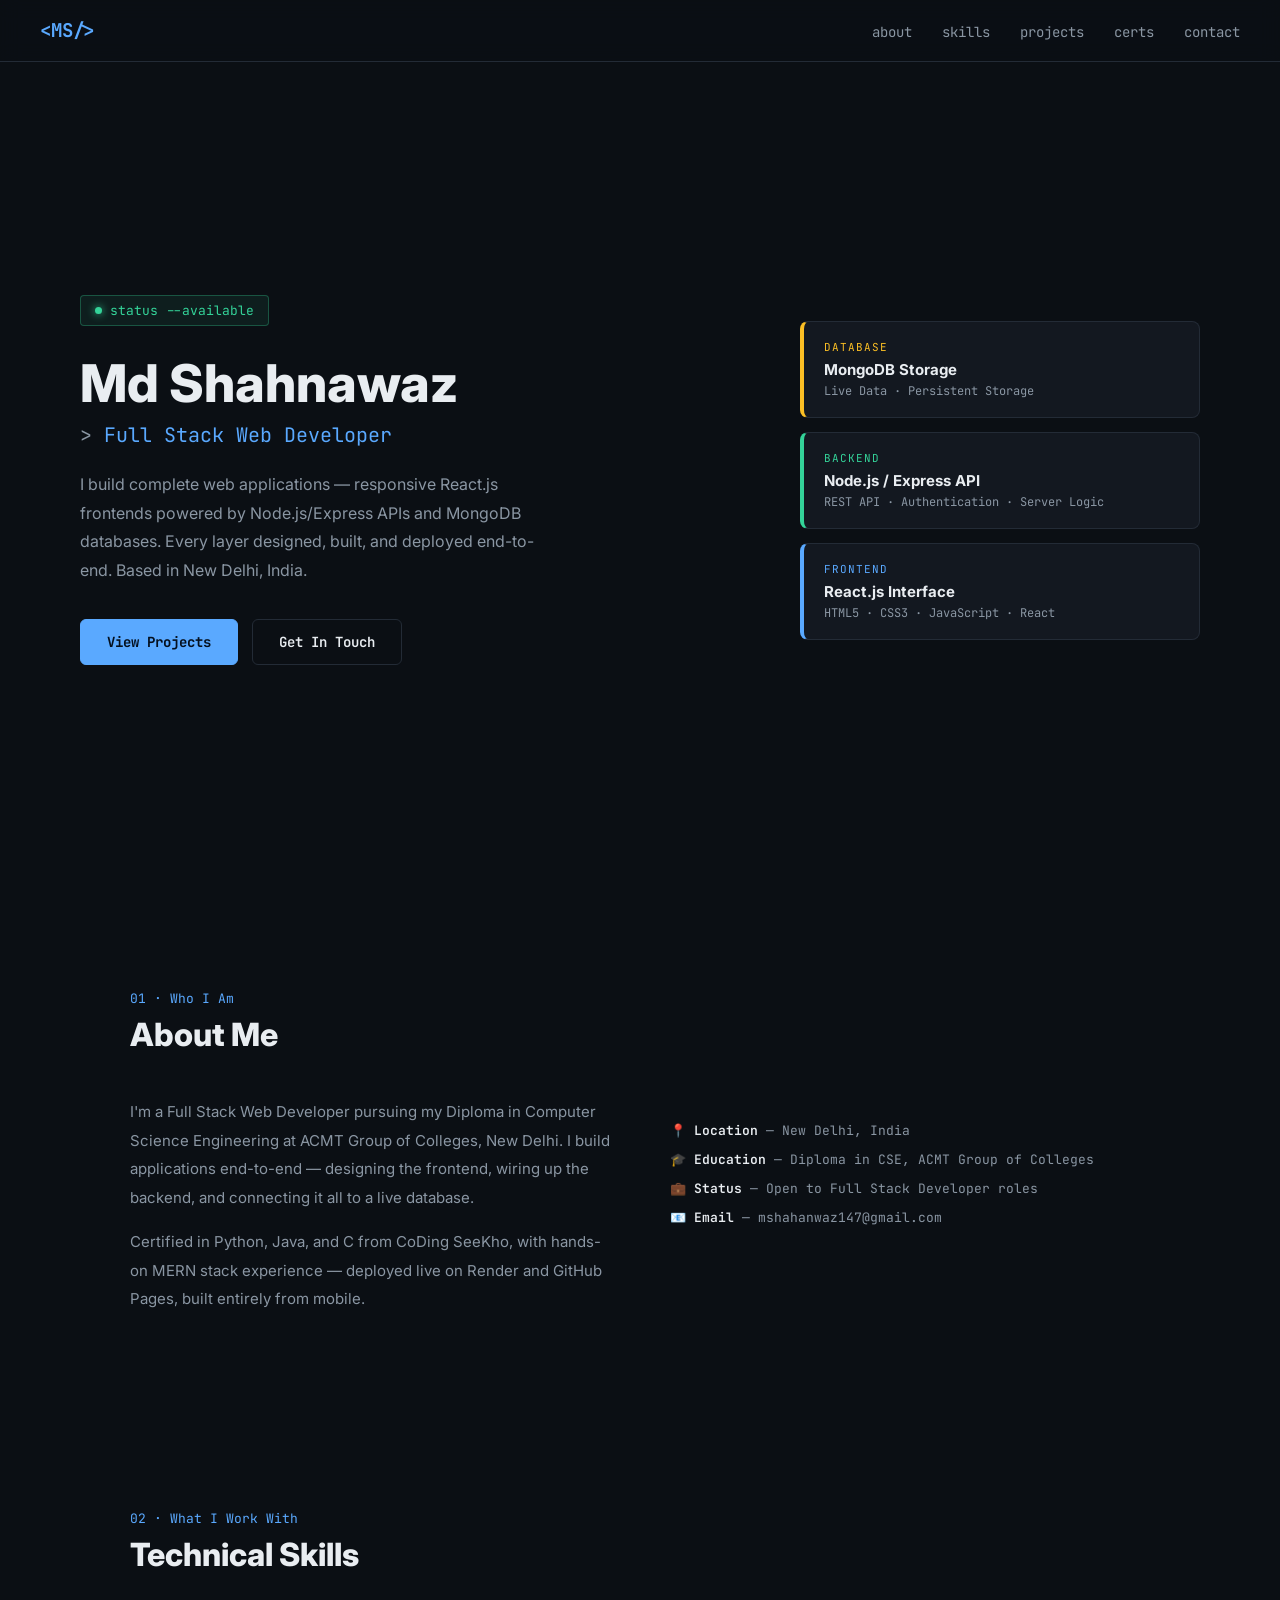
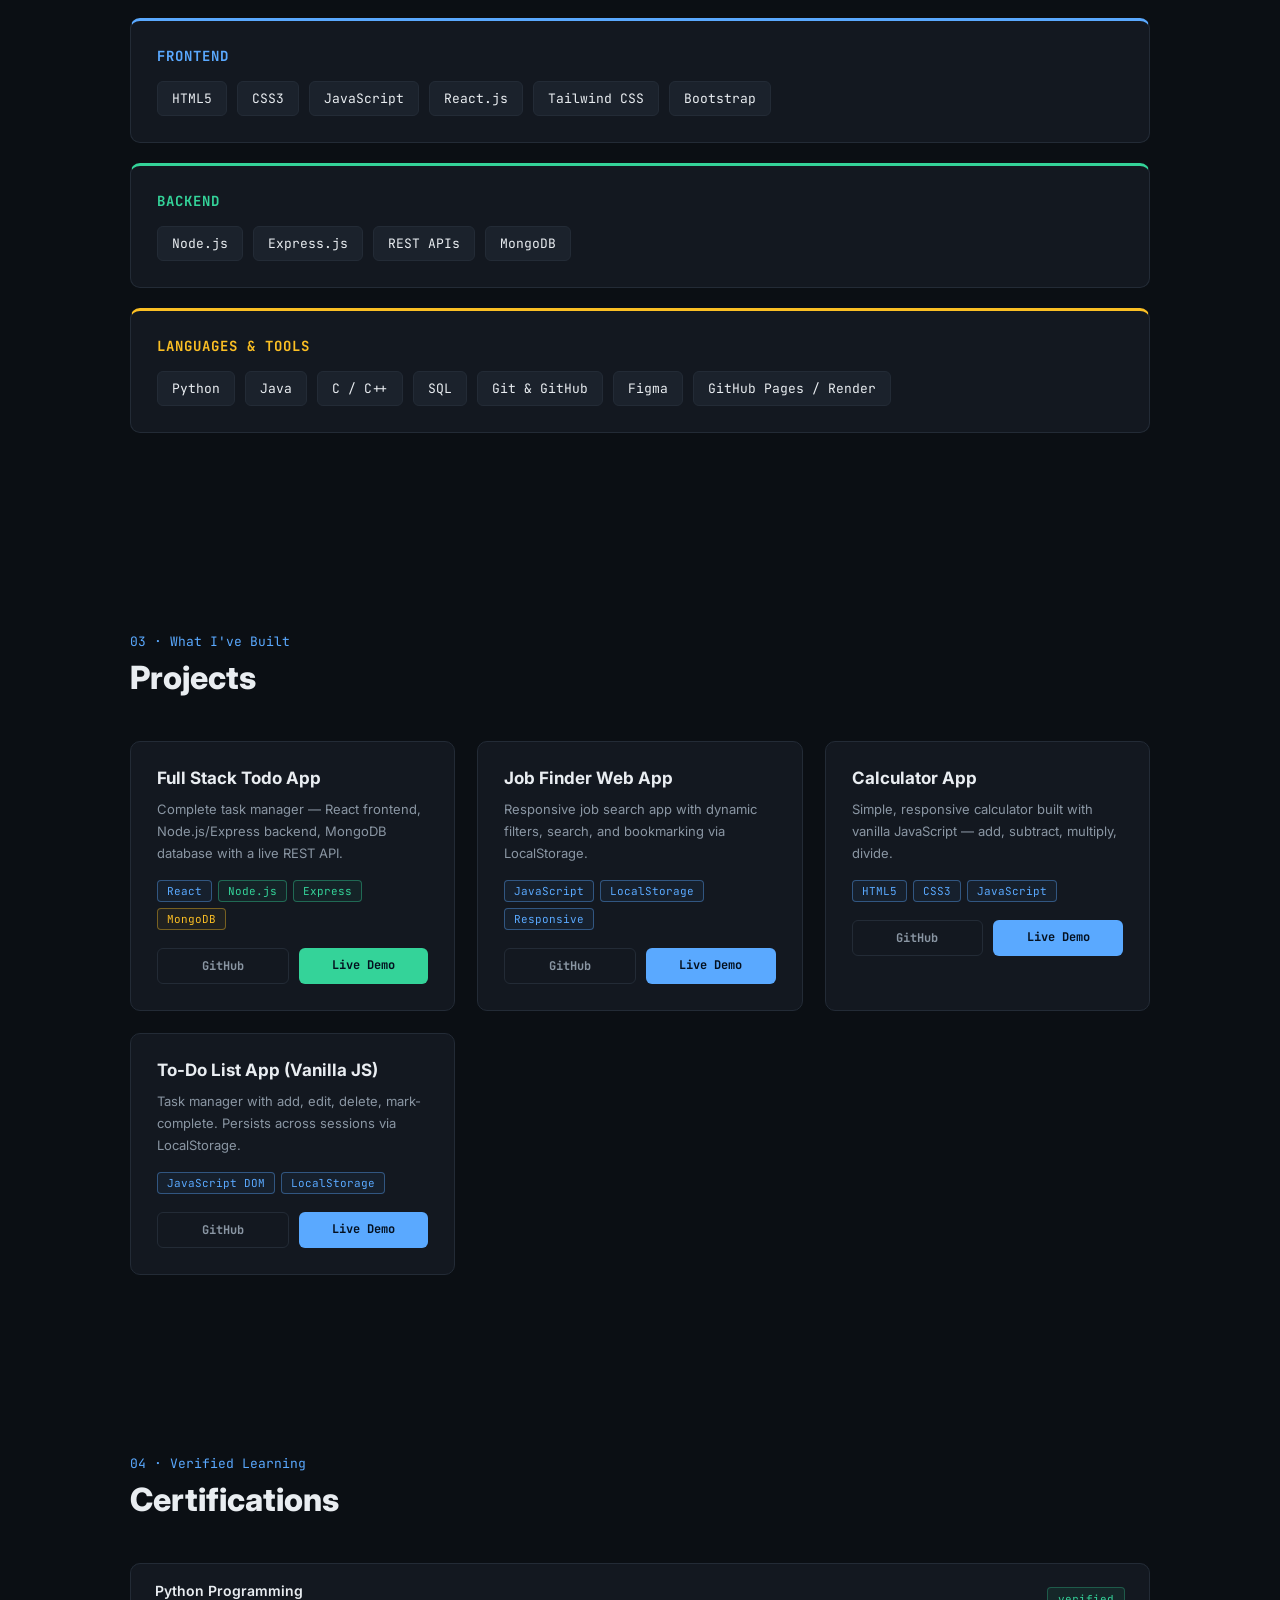
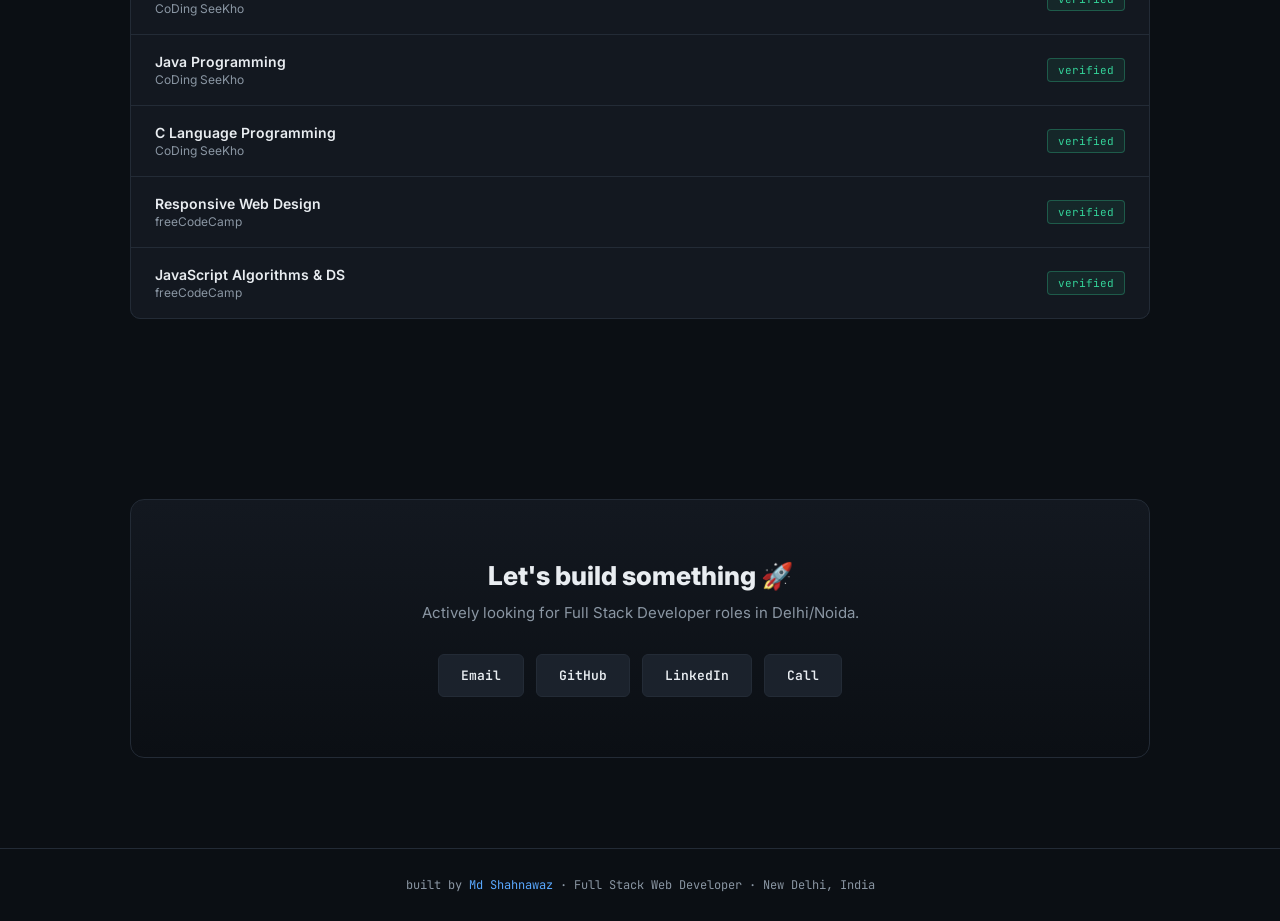
<file: index.html>
<!DOCTYPE html>
<html lang="en">
<head>
<meta charset="UTF-8" />
<meta name="viewport" content="width=device-width, initial-scale=1.0"/>
<title>Md Shahnawaz | Full Stack Developer</title>
<link rel="preconnect" href="https://fonts.googleapis.com">
<link href="https://fonts.googleapis.com/css2?family=JetBrains+Mono:wght@400;500;700;800&family=Inter:wght@400;500;600;700;800&display=swap" rel="stylesheet">
<style>
  * { margin:0; padding:0; box-sizing:border-box; scroll-behavior:smooth; }
  :root {
    --bg:#0B0F14; --surface:#131820; --surface2:#1B222C; --border:#232B36;
    --text:#E9EDF1; --muted:#8A96A3;
    --frontend:#5AA9FF; --backend:#34D399; --database:#FBBF24;
  }
  body { font-family:'Inter',sans-serif; background:var(--bg); color:var(--text); }
  .mono { font-family:'JetBrains Mono',monospace; }

  /* NAV */
  nav { position:fixed; top:0; width:100%; background:rgba(11,15,20,0.85); backdrop-filter:blur(10px);
    border-bottom:1px solid var(--border); z-index:999; display:flex; justify-content:space-between;
    align-items:center; padding:18px 40px; }
  .logo { font-family:'JetBrains Mono',monospace; font-size:19px; font-weight:700; color:var(--frontend); }
  .logo span { color:var(--muted); }
  .nav-links { display:flex; gap:30px; list-style:none; }
  .nav-links a { text-decoration:none; color:var(--muted); font-size:14px; font-family:'JetBrains Mono',monospace;
    transition:color 0.2s; }
  .nav-links a:hover, .nav-links a.active { color:var(--text); }
  .hamburger { display:none; flex-direction:column; gap:5px; cursor:pointer; }
  .hamburger span { width:24px; height:2px; background:var(--text); }

  /* HERO */
  .hero { min-height:100vh; display:flex; align-items:center; padding:120px 40px 60px; max-width:1200px; margin:0 auto; gap:60px; }
  .hero-left { flex:1; min-width:300px; }
  .hero-tag { display:inline-flex; align-items:center; gap:8px; font-family:'JetBrains Mono',monospace;
    font-size:13px; color:var(--backend); background:rgba(52,211,153,0.08); border:1px solid rgba(52,211,153,0.3);
    padding:6px 14px; border-radius:4px; margin-bottom:28px; }
  .hero-tag::before { content:''; width:7px; height:7px; border-radius:50%; background:var(--backend);
    box-shadow:0 0 8px var(--backend); animation:pulse 1.6s infinite; }
  @keyframes pulse { 0%,100%{opacity:1;} 50%{opacity:0.3;} }
  .hero h1 { font-size:52px; font-weight:800; line-height:1.15; margin-bottom:8px; }
  .hero-role { font-family:'JetBrains Mono',monospace; font-size:20px; color:var(--frontend); margin-bottom:22px; }
  .hero-role::before { content:'> '; color:var(--muted); }
  .hero-desc { font-size:16px; color:var(--muted); line-height:1.8; margin-bottom:34px; max-width:480px; }
  .hero-btns { display:flex; gap:14px; flex-wrap:wrap; }
  .btn-primary { background:var(--frontend); color:#04101f; padding:13px 26px; border-radius:6px;
    text-decoration:none; font-weight:700; font-size:14px; font-family:'JetBrains Mono',monospace;
    transition:all 0.2s; border:1px solid var(--frontend); }
  .btn-primary:hover { background:transparent; color:var(--frontend); }
  .btn-outline { background:transparent; color:var(--text); padding:13px 26px; border-radius:6px;
    text-decoration:none; font-weight:600; font-size:14px; font-family:'JetBrains Mono',monospace;
    border:1px solid var(--border); transition:all 0.2s; }
  .btn-outline:hover { border-color:var(--text); }

  /* STACK VISUAL (signature element) */
  .hero-right { flex:1; min-width:280px; max-width:400px; }
  .stack-wrap { display:flex; flex-direction:column-reverse; gap:14px; }
  .stack-layer { background:var(--surface); border:1px solid var(--border); border-left:4px solid var(--layer-c);
    border-radius:8px; padding:18px 20px; opacity:0; transform:translateY(20px); animation:rise 0.6s forwards; }
  .stack-layer:nth-child(1){ animation-delay:0.1s; }
  .stack-layer:nth-child(2){ animation-delay:0.35s; }
  .stack-layer:nth-child(3){ animation-delay:0.6s; }
  @keyframes rise { to{ opacity:1; transform:translateY(0); } }
  .layer-db { --layer-c:var(--database); }
  .layer-be { --layer-c:var(--backend); }
  .layer-fe { --layer-c:var(--frontend); }
  .layer-label { font-family:'JetBrains Mono',monospace; font-size:11px; letter-spacing:1px; color:var(--layer-c);
    text-transform:uppercase; margin-bottom:6px; }
  .layer-title { font-size:15px; font-weight:700; margin-bottom:4px; }
  .layer-stack { font-size:12px; color:var(--muted); }

  /* SECTIONS */
  section { padding:90px 40px; max-width:1100px; margin:0 auto; }
  .section-eyebrow { font-family:'JetBrains Mono',monospace; font-size:13px; color:var(--frontend); margin-bottom:8px; }
  .section-title { font-size:32px; font-weight:800; margin-bottom:44px; }

  /* ABOUT */
  .about-grid { display:grid; grid-template-columns:1fr 1fr; gap:60px; align-items:start; }
  .about-text p { color:var(--muted); font-size:15px; line-height:1.9; margin-bottom:16px; }
  .about-info { display:flex; flex-direction:column; gap:12px; margin-top:24px; font-family:'JetBrains Mono',monospace; font-size:13px; }
  .about-info span b { color:var(--text); font-weight:600; }
  .about-info span { color:var(--muted); }

  /* SKILLS grouped by layer */
  .skill-group { background:var(--surface); border:1px solid var(--border); border-top:3px solid var(--gc);
    border-radius:10px; padding:26px; margin-bottom:20px; }
  .skill-group.fe { --gc:var(--frontend); }
  .skill-group.be { --gc:var(--backend); }
  .skill-group.db { --gc:var(--database); }
  .skill-group h3 { font-family:'JetBrains Mono',monospace; font-size:14px; color:var(--gc); margin-bottom:16px; text-transform:uppercase; letter-spacing:1px; }
  .skill-tags { display:flex; flex-wrap:wrap; gap:10px; }
  .skill-pill { background:var(--surface2); border:1px solid var(--border); padding:8px 14px; border-radius:6px;
    font-size:13px; font-family:'JetBrains Mono',monospace; }

  /* PROJECTS */
  .projects-grid { display:grid; grid-template-columns:repeat(auto-fit,minmax(280px,1fr)); gap:22px; }
  .project-card { background:var(--surface); border:1px solid var(--border); border-radius:10px; padding:26px;
    transition:transform 0.2s, border-color 0.2s; }
  .project-card:hover { transform:translateY(-4px); border-color:var(--pc); }
  .project-card h3 { font-size:17px; font-weight:700; margin-bottom:10px; }
  .project-card p { font-size:13px; color:var(--muted); line-height:1.7; margin-bottom:16px; }
  .project-tags { display:flex; flex-wrap:wrap; gap:6px; margin-bottom:18px; }
  .tag { font-size:11px; font-family:'JetBrains Mono',monospace; padding:3px 9px; border-radius:4px; border:1px solid; }
  .tag-fe { color:var(--frontend); border-color:rgba(90,169,255,0.4); background:rgba(90,169,255,0.06); }
  .tag-be { color:var(--backend); border-color:rgba(52,211,153,0.4); background:rgba(52,211,153,0.06); }
  .tag-db { color:var(--database); border-color:rgba(251,191,36,0.4); background:rgba(251,191,36,0.06); }
  .project-links { display:flex; gap:10px; }
  .proj-btn { flex:1; text-align:center; padding:9px; border-radius:6px; font-size:12px; font-weight:700;
    font-family:'JetBrains Mono',monospace; text-decoration:none; transition:all 0.2s; }
  .proj-btn-primary { background:var(--pc); color:#04101f; }
  .proj-btn-outline { border:1px solid var(--border); color:var(--muted); }
  .proj-btn-outline:hover { border-color:var(--text); color:var(--text); }

  /* CERTIFICATIONS */
  .cert-list { display:flex; flex-direction:column; gap:1px; background:var(--border); border-radius:10px; overflow:hidden; border:1px solid var(--border); }
  .cert-row { background:var(--surface); padding:18px 24px; display:flex; justify-content:space-between; align-items:center; }
  .cert-row h4 { font-size:14px; font-weight:600; }
  .cert-row p { font-size:12px; color:var(--muted); margin-top:2px; }
  .cert-badge { font-family:'JetBrains Mono',monospace; font-size:11px; color:var(--backend);
    background:rgba(52,211,153,0.08); border:1px solid rgba(52,211,153,0.3); padding:4px 10px; border-radius:4px; }

  /* CONTACT */
  .contact-box { border:1px solid var(--border); border-radius:14px; padding:60px 40px; text-align:center;
    background:linear-gradient(180deg, var(--surface), var(--bg)); }
  .contact-box h3 { font-size:26px; font-weight:800; margin-bottom:12px; }
  .contact-box p { color:var(--muted); font-size:15px; margin-bottom:32px; }
  .contact-links { display:flex; flex-wrap:wrap; gap:12px; justify-content:center; }
  .contact-link { background:var(--surface2); color:var(--text); padding:12px 22px; border-radius:6px;
    text-decoration:none; font-weight:600; font-size:13px; font-family:'JetBrains Mono',monospace;
    border:1px solid var(--border); transition:all 0.2s; }
  .contact-link:hover { border-color:var(--frontend); color:var(--frontend); }

  footer { text-align:center; padding:28px; border-top:1px solid var(--border); color:var(--muted);
    font-size:12px; font-family:'JetBrains Mono',monospace; }
  footer span { color:var(--frontend); }

  .fade-in { opacity:0; transform:translateY(24px); transition:opacity 0.6s ease, transform 0.6s ease; }
  .fade-in.visible { opacity:1; transform:translateY(0); }

  @media (max-width:768px) {
    nav { padding:16px 20px; }
    .nav-links { display:none; flex-direction:column; position:absolute; top:60px; left:0; width:100%;
      background:var(--surface); padding:20px; border-bottom:1px solid var(--border); }
    .nav-links.open { display:flex; }
    .hamburger { display:flex; }
    .hero { flex-direction:column; padding:110px 20px 60px; }
    .hero h1 { font-size:36px; }
    section { padding:60px 20px; }
    .about-grid { grid-template-columns:1fr; gap:30px; }
    .contact-box { padding:40px 20px; }
  }
</style>
</head>
<body>

<nav>
  <div class="logo">&lt;MS<span>/</span>&gt;</div>
  <ul class="nav-links" id="navLinks">
    <li><a href="#about">about</a></li>
    <li><a href="#skills">skills</a></li>
    <li><a href="#projects">projects</a></li>
    <li><a href="#certifications">certs</a></li>
    <li><a href="#contact">contact</a></li>
  </ul>
  <div class="hamburger" onclick="toggleNav()"><span></span><span></span><span></span></div>
</nav>

<section class="hero">
  <div class="hero-left">
    <div class="hero-tag mono">status --available</div>
    <h1>Md Shahnawaz</h1>
    <div class="hero-role mono">Full Stack Web Developer</div>
    <p class="hero-desc">I build complete web applications — responsive React.js frontends powered by Node.js/Express APIs and MongoDB databases. Every layer designed, built, and deployed end-to-end. Based in New Delhi, India.</p>
    <div class="hero-btns">
      <a href="#projects" class="btn-primary">View Projects</a>
      <a href="#contact" class="btn-outline">Get In Touch</a>
    </div>
  </div>
  <div class="hero-right">
    <div class="stack-wrap">
      <div class="stack-layer layer-fe">
        <div class="layer-label mono">Frontend</div>
        <div class="layer-title">React.js Interface</div>
        <div class="layer-stack mono">HTML5 · CSS3 · JavaScript · React</div>
      </div>
      <div class="stack-layer layer-be">
        <div class="layer-label mono">Backend</div>
        <div class="layer-title">Node.js / Express API</div>
        <div class="layer-stack mono">REST API · Authentication · Server Logic</div>
      </div>
      <div class="stack-layer layer-db">
        <div class="layer-label mono">Database</div>
        <div class="layer-title">MongoDB Storage</div>
        <div class="layer-stack mono">Live Data · Persistent Storage</div>
      </div>
    </div>
  </div>
</section>

<section id="about">
  <div class="section-eyebrow mono">01 · Who I Am</div>
  <h2 class="section-title fade-in">About Me</h2>
  <div class="about-grid fade-in">
    <div class="about-text">
      <p>I'm a Full Stack Web Developer pursuing my Diploma in Computer Science Engineering at ACMT Group of Colleges, New Delhi. I build applications end-to-end — designing the frontend, wiring up the backend, and connecting it all to a live database.</p>
      <p>Certified in Python, Java, and C from CoDing SeeKho, with hands-on MERN stack experience — deployed live on Render and GitHub Pages, built entirely from mobile.</p>
    </div>
    <div class="about-info">
      <span>📍 <b>Location</b> — New Delhi, India</span>
      <span>🎓 <b>Education</b> — Diploma in CSE, ACMT Group of Colleges</span>
      <span>💼 <b>Status</b> — Open to Full Stack Developer roles</span>
      <span>📧 <b>Email</b> — mshahanwaz147@gmail.com</span>
    </div>
  </div>
</section>

<section class="skills" id="skills">
  <div class="section-eyebrow mono">02 · What I Work With</div>
  <h2 class="section-title fade-in">Technical Skills</h2>

  <div class="skill-group fe fade-in">
    <h3>Frontend</h3>
    <div class="skill-tags">
      <span class="skill-pill">HTML5</span><span class="skill-pill">CSS3</span>
      <span class="skill-pill">JavaScript</span><span class="skill-pill">React.js</span>
      <span class="skill-pill">Tailwind CSS</span><span class="skill-pill">Bootstrap</span>
    </div>
  </div>

  <div class="skill-group be fade-in">
    <h3>Backend</h3>
    <div class="skill-tags">
      <span class="skill-pill">Node.js</span><span class="skill-pill">Express.js</span>
      <span class="skill-pill">REST APIs</span><span class="skill-pill">MongoDB</span>
    </div>
  </div>

  <div class="skill-group db fade-in">
    <h3>Languages & Tools</h3>
    <div class="skill-tags">
      <span class="skill-pill">Python</span><span class="skill-pill">Java</span>
      <span class="skill-pill">C / C++</span><span class="skill-pill">SQL</span>
      <span class="skill-pill">Git & GitHub</span><span class="skill-pill">Figma</span>
      <span class="skill-pill">GitHub Pages / Render</span>
    </div>
  </div>
</section>

<section id="projects">
  <div class="section-eyebrow mono">03 · What I've Built</div>
  <h2 class="section-title fade-in">Projects</h2>
  <div class="projects-grid fade-in">

    <div class="project-card" style="--pc:var(--backend)">
      <h3>Full Stack Todo App</h3>
      <p>Complete task manager — React frontend, Node.js/Express backend, MongoDB database with a live REST API.</p>
      <div class="project-tags">
        <span class="tag tag-fe">React</span><span class="tag tag-be">Node.js</span>
        <span class="tag tag-be">Express</span><span class="tag tag-db">MongoDB</span>
      </div>
      <div class="project-links">
        <a href="https://github.com/mshahanwaz786/fullstack-todo-app" target="_blank" class="proj-btn proj-btn-outline">GitHub</a>
        <a href="fullstack-todo-app/client/index.html" target="_blank" class="proj-btn proj-btn-primary">Live Demo</a>
      </div>
    </div>

    <div class="project-card" style="--pc:var(--frontend)">
      <h3>Job Finder Web App</h3>
      <p>Responsive job search app with dynamic filters, search, and bookmarking via LocalStorage.</p>
      <div class="project-tags">
        <span class="tag tag-fe">JavaScript</span><span class="tag tag-fe">LocalStorage</span>
        <span class="tag tag-fe">Responsive</span>
      </div>
      <div class="project-links">
        <a href="https://github.com/mshahanwaz786" target="_blank" class="proj-btn proj-btn-outline">GitHub</a>
        <a href="job-finder.html" target="_blank" class="proj-btn proj-btn-primary">Live Demo</a>
      </div>
    </div>

    <div class="project-card" style="--pc:var(--frontend)">
      <h3>Calculator App</h3>
      <p>Simple, responsive calculator built with vanilla JavaScript — add, subtract, multiply, divide.</p>
      <div class="project-tags">
        <span class="tag tag-fe">HTML5</span><span class="tag tag-fe">CSS3</span><span class="tag tag-fe">JavaScript</span>
      </div>
      <div class="project-links">
        <a href="https://github.com/mshahanwaz786/mshahanwaz786.github.io/tree/main/calculator" target="_blank" class="proj-btn proj-btn-outline">GitHub</a>
        <a href="calculator/" target="_blank" class="proj-btn proj-btn-primary">Live Demo</a>
      </div>
    </div>

    <div class="project-card" style="--pc:var(--frontend)">
      <h3>To-Do List App (Vanilla JS)</h3>
      <p>Task manager with add, edit, delete, mark-complete. Persists across sessions via LocalStorage.</p>
      <div class="project-tags">
        <span class="tag tag-fe">JavaScript DOM</span><span class="tag tag-fe">LocalStorage</span>
      </div>
      <div class="project-links">
        <a href="https://github.com/mshahanwaz786" target="_blank" class="proj-btn proj-btn-outline">GitHub</a>
        <a href="todo.html" target="_blank" class="proj-btn proj-btn-primary">Live Demo</a>
      </div>
    </div>

  </div>
</section>

<section id="certifications">
  <div class="section-eyebrow mono">04 · Verified Learning</div>
  <h2 class="section-title fade-in">Certifications</h2>
  <div class="cert-list fade-in">
    <div class="cert-row"><div><h4>Python Programming</h4><p>CoDing SeeKho</p></div><span class="cert-badge">verified</span></div>
    <div class="cert-row"><div><h4>Java Programming</h4><p>CoDing SeeKho</p></div><span class="cert-badge">verified</span></div>
    <div class="cert-row"><div><h4>C Language Programming</h4><p>CoDing SeeKho</p></div><span class="cert-badge">verified</span></div>
    <div class="cert-row"><div><h4>Responsive Web Design</h4><p>freeCodeCamp</p></div><span class="cert-badge">verified</span></div>
    <div class="cert-row"><div><h4>JavaScript Algorithms & DS</h4><p>freeCodeCamp</p></div><span class="cert-badge">verified</span></div>
  </div>
</section>

<section id="contact">
  <div class="contact-box fade-in">
    <h3>Let's build something 🚀</h3>
    <p>Actively looking for Full Stack Developer roles in Delhi/Noida.</p>
    <div class="contact-links">
      <a href="mailto:mshahanwaz147@gmail.com" class="contact-link">Email</a>
      <a href="https://github.com/mshahanwaz786" target="_blank" class="contact-link">GitHub</a>
      <a href="https://www.linkedin.com/in/md-shahanwaz-3bb69237b" target="_blank" class="contact-link">LinkedIn</a>
      <a href="tel:+919142868001" class="contact-link">Call</a>
    </div>
  </div>
</section>

<footer>
  built by <span>Md Shahnawaz</span> · Full Stack Web Developer · New Delhi, India
</footer>

<script>
  function toggleNav(){ document.getElementById('navLinks').classList.toggle('open'); }
  const observer = new IntersectionObserver((entries) => {
    entries.forEach(e => { if (e.isIntersecting) e.target.classList.add('visible'); });
  }, { threshold:0.1 });
  document.querySelectorAll('.fade-in').forEach(el => observer.observe(el));
  window.addEventListener('scroll', () => {
    const sections = document.querySelectorAll('section[id]');
    const links = document.querySelectorAll('.nav-links a');
    let current='';
    sections.forEach(s => { if (window.scrollY >= s.offsetTop - 150) current = s.id; });
    links.forEach(a => a.classList.toggle('active', a.getAttribute('href') === '#'+current));
  });
</script>
</body>
    </html>
</file>
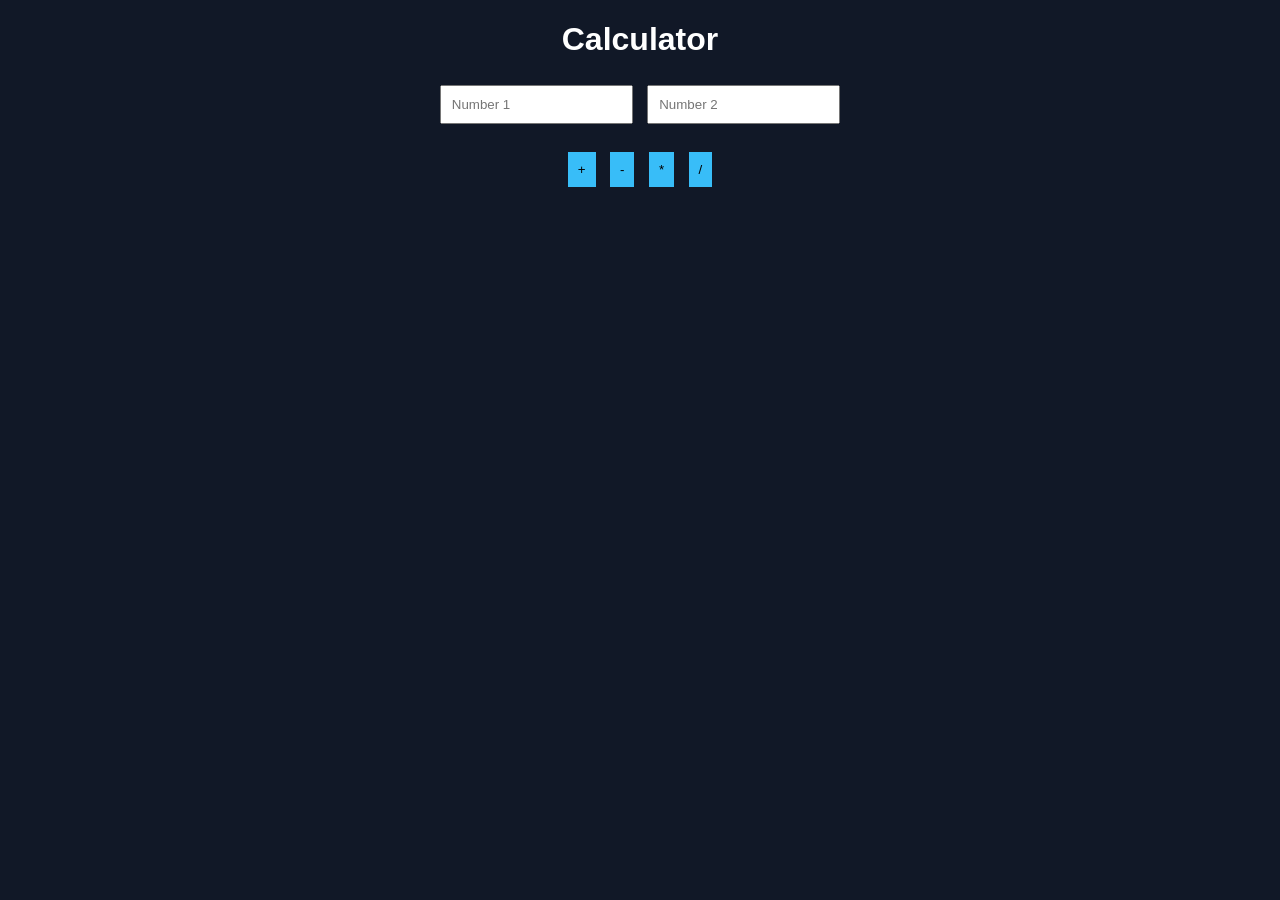
<file: calculator/index.html>
<!DOCTYPE html>
<html>
<head>
  <title>Calculator</title>
  <link rel="stylesheet" href="style.css">
</head>
<body>

<h1>Calculator</h1>

<input id="num1" placeholder="Number 1">
<input id="num2" placeholder="Number 2">

<br><br>

<button onclick="add()">+</button>
<button onclick="sub()">-</button>
<button onclick="mul()">*</button>
<button onclick="div()">/</button>

<h2 id="result"></h2>

<script src="script.js"></script>
</body>
</html>
</file>
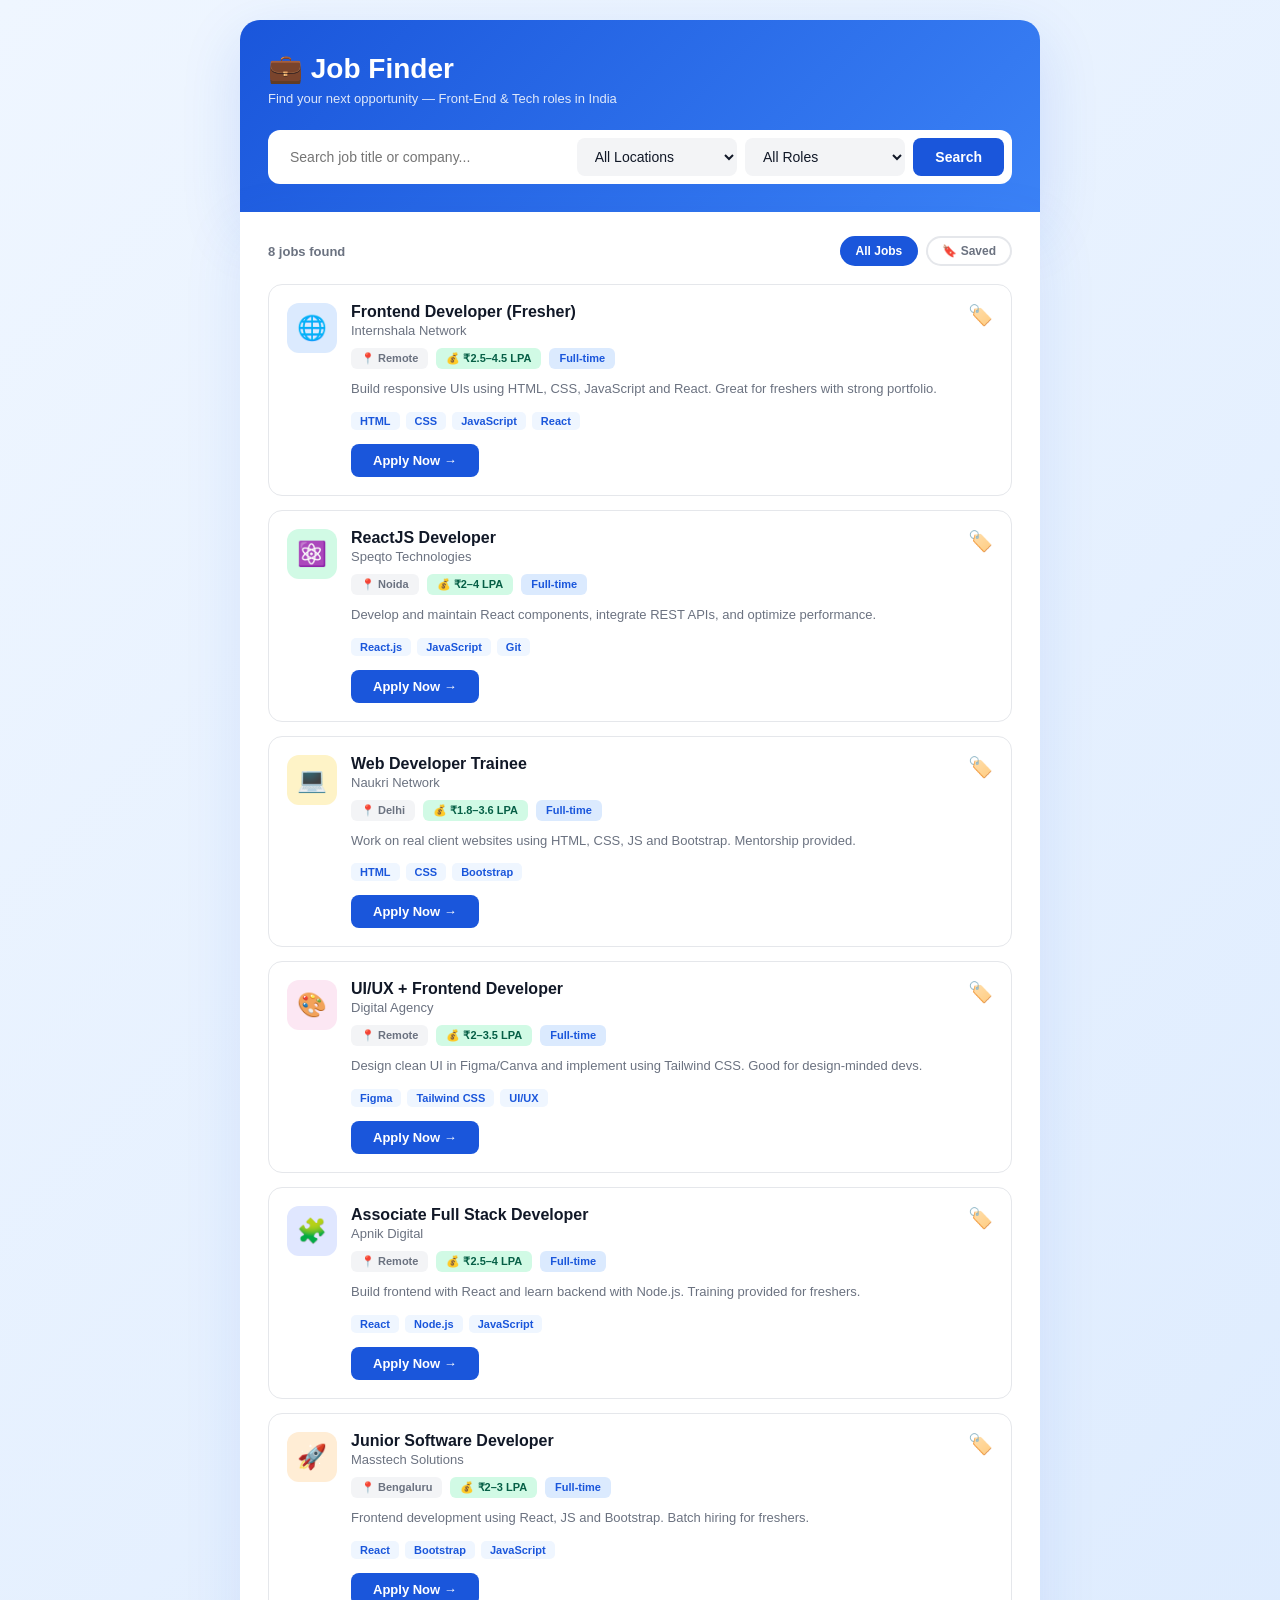
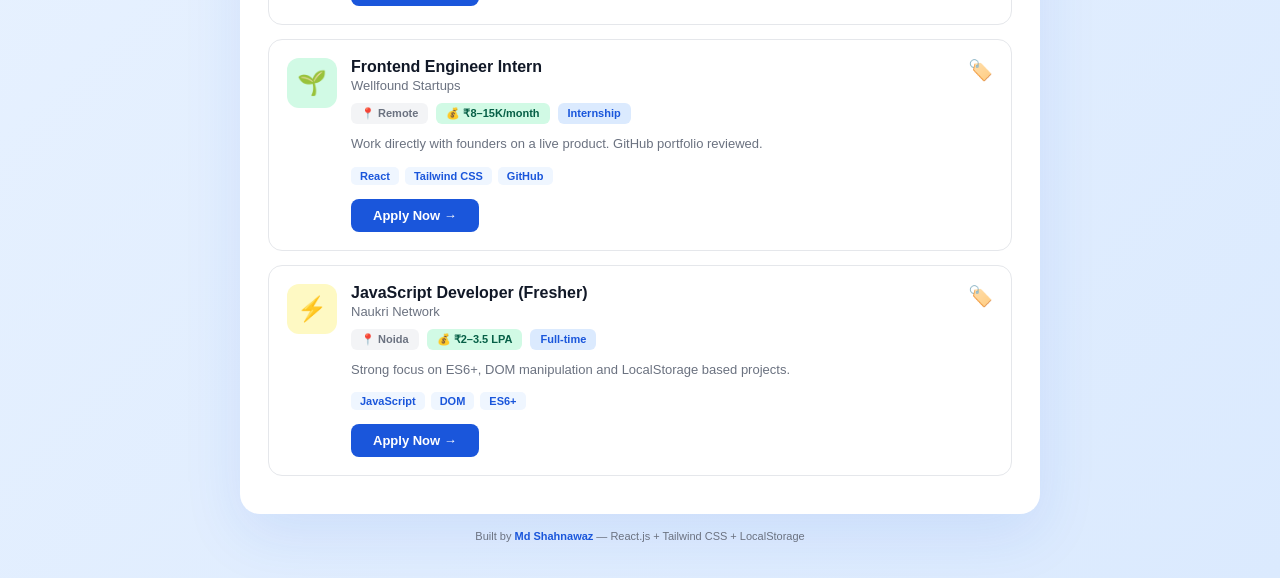
<file: job-finder.html>
<!DOCTYPE html>
<html lang="en">
<head>
  <meta charset="UTF-8"/>
  <meta name="viewport" content="width=device-width, initial-scale=1.0"/>
  <title>Job Finder | Md Shahnawaz</title>
  <style>
    * { margin: 0; padding: 0; box-sizing: border-box; }
    :root { --blue: #1A56DB; --dark: #111827; --gray: #6B7280; --light: #F3F4F6; }
    body { font-family: 'Segoe UI', Arial, sans-serif; background: linear-gradient(135deg, #EFF6FF, #DBEAFE); min-height: 100vh; padding: 20px; }

    .app { max-width: 800px; margin: 0 auto; }

    /* HEADER */
    .header {
      background: linear-gradient(135deg, #1A56DB, #3B82F6);
      border-radius: 20px 20px 0 0; padding: 32px 28px 28px; color: #fff;
      box-shadow: 0 20px 60px rgba(26,86,219,0.15);
    }
    .header h1 { font-size: 28px; font-weight: 900; margin-bottom: 6px; }
    .header p { font-size: 13px; opacity: 0.85; margin-bottom: 24px; }

    .search-box {
      background: #fff; border-radius: 12px; padding: 8px;
      display: flex; gap: 8px; flex-wrap: wrap;
    }
    .search-box input, .search-box select {
      border: none; outline: none; padding: 10px 14px;
      font-size: 14px; border-radius: 8px; font-family: inherit;
    }
    .search-box input { flex: 2; min-width: 140px; }
    .search-box select { flex: 1; min-width: 110px; background: var(--light); color: var(--dark); }
    .search-btn {
      background: var(--blue); color: #fff; border: none;
      padding: 10px 22px; border-radius: 8px; font-weight: 700;
      font-size: 14px; cursor: pointer; transition: all 0.2s;
    }
    .search-btn:hover { background: #1440a8; }

    /* BODY */
    .body-area { background: #fff; border-radius: 0 0 20px 20px; padding: 24px 28px; box-shadow: 0 20px 60px rgba(26,86,219,0.1); }

    .results-info { display: flex; justify-content: space-between; align-items: center; margin-bottom: 18px; }
    .results-info span { font-size: 13px; color: var(--gray); font-weight: 600; }
    .tab-row { display: flex; gap: 8px; }
    .tab-btn {
      padding: 6px 14px; border-radius: 20px; border: 2px solid #E5E7EB;
      background: #fff; font-size: 12px; font-weight: 600; cursor: pointer;
      color: var(--gray); transition: all 0.2s; font-family: inherit;
    }
    .tab-btn.active { background: var(--blue); color: #fff; border-color: var(--blue); }

    /* JOB CARD */
    .job-card {
      border: 1px solid #E5E7EB; border-radius: 14px; padding: 18px;
      margin-bottom: 14px; transition: all 0.2s; animation: fadeIn 0.3s ease;
      display: flex; gap: 14px; align-items: flex-start;
    }
    @keyframes fadeIn { from { opacity: 0; transform: translateY(8px); } to { opacity: 1; transform: translateY(0); } }
    .job-card:hover { border-color: var(--blue); box-shadow: 0 8px 24px rgba(26,86,219,0.1); transform: translateY(-2px); }

    .job-logo {
      width: 50px; height: 50px; border-radius: 12px;
      display: flex; align-items: center; justify-content: center;
      font-size: 24px; flex-shrink: 0;
    }

    .job-info { flex: 1; min-width: 0; }
    .job-title-row { display: flex; justify-content: space-between; align-items: flex-start; gap: 10px; }
    .job-title { font-size: 16px; font-weight: 800; color: var(--dark); }
    .job-company { font-size: 13px; color: var(--gray); margin-top: 2px; }

    .bookmark-btn {
      border: none; background: none; font-size: 20px; cursor: pointer;
      flex-shrink: 0; transition: transform 0.2s;
    }
    .bookmark-btn:hover { transform: scale(1.2); }

    .job-meta { display: flex; flex-wrap: wrap; gap: 8px; margin: 10px 0; }
    .meta-tag {
      font-size: 11px; background: var(--light); color: var(--gray);
      padding: 4px 10px; border-radius: 6px; font-weight: 600;
    }
    .meta-tag.salary { background: #D1FAE5; color: #065F46; }
    .meta-tag.type { background: #DBEAFE; color: var(--blue); }

    .job-desc { font-size: 13px; color: var(--gray); line-height: 1.6; margin-bottom: 12px; }

    .job-skills { display: flex; flex-wrap: wrap; gap: 6px; margin-bottom: 14px; }
    .skill-chip { font-size: 11px; background: #EFF6FF; color: var(--blue); padding: 3px 9px; border-radius: 5px; font-weight: 600; }

    .apply-btn {
      background: var(--blue); color: #fff; border: none;
      padding: 9px 22px; border-radius: 8px; font-weight: 700;
      font-size: 13px; cursor: pointer; transition: all 0.2s;
    }
    .apply-btn:hover { background: #1440a8; }

    .empty { text-align: center; padding: 60px 20px; color: var(--gray); }
    .empty-icon { font-size: 48px; margin-bottom: 12px; }

    .credit { text-align: center; padding: 16px; font-size: 11px; color: var(--gray); }
    .credit a { color: var(--blue); text-decoration: none; font-weight: 600; }

    @media (max-width: 600px) {
      .header { padding: 24px 18px; border-radius: 16px 16px 0 0; }
      .body-area { padding: 18px; border-radius: 0 0 16px 16px; }
      .header h1 { font-size: 22px; }
      .job-card { flex-direction: column; }
      .job-logo { width: 40px; height: 40px; font-size: 20px; }
    }
  </style>
</head>
<body>
  <div class="app">
    <div class="header">
      <h1>💼 Job Finder</h1>
      <p>Find your next opportunity — Front-End & Tech roles in India</p>
      <div class="search-box">
        <input type="text" id="searchInput" placeholder="Search job title or company..." oninput="render()"/>
        <select id="locationFilter" onchange="render()">
          <option value="">All Locations</option>
          <option value="Delhi">Delhi</option>
          <option value="Noida">Noida</option>
          <option value="Bengaluru">Bengaluru</option>
          <option value="Remote">Remote</option>
        </select>
        <select id="roleFilter" onchange="render()">
          <option value="">All Roles</option>
          <option value="Frontend">Frontend</option>
          <option value="React">React</option>
          <option value="Fullstack">Fullstack</option>
          <option value="UI/UX">UI/UX</option>
        </select>
        <button class="search-btn" onclick="render()">Search</button>
      </div>
    </div>

    <div class="body-area">
      <div class="results-info">
        <span id="resultsCount">8 jobs found</span>
        <div class="tab-row">
          <button class="tab-btn active" onclick="setTab('all', this)">All Jobs</button>
          <button class="tab-btn" onclick="setTab('saved', this)">🔖 Saved</button>
        </div>
      </div>
      <div id="jobList"></div>
    </div>
  </div>
  <div class="credit">Built by <a href="https://mshahanwaz786.github.io">Md Shahnawaz</a> — React.js + Tailwind CSS + LocalStorage</div>

  <script>
    const jobs = [
      { id: 1, title: "Frontend Developer (Fresher)", company: "Internshala Network", location: "Remote", role: "Frontend", salary: "₹2.5–4.5 LPA", type: "Full-time", emoji: "🌐", color: "#DBEAFE", desc: "Build responsive UIs using HTML, CSS, JavaScript and React. Great for freshers with strong portfolio.", skills: ["HTML", "CSS", "JavaScript", "React"] },
      { id: 2, title: "ReactJS Developer", company: "Speqto Technologies", location: "Noida", role: "React", salary: "₹2–4 LPA", type: "Full-time", emoji: "⚛️", color: "#D1FAE5", desc: "Develop and maintain React components, integrate REST APIs, and optimize performance.", skills: ["React.js", "JavaScript", "Git"] },
      { id: 3, title: "Web Developer Trainee", company: "Naukri Network", location: "Delhi", role: "Frontend", salary: "₹1.8–3.6 LPA", type: "Full-time", emoji: "💻", color: "#FEF3C7", desc: "Work on real client websites using HTML, CSS, JS and Bootstrap. Mentorship provided.", skills: ["HTML", "CSS", "Bootstrap"] },
      { id: 4, title: "UI/UX + Frontend Developer", company: "Digital Agency", location: "Remote", role: "UI/UX", salary: "₹2–3.5 LPA", type: "Full-time", emoji: "🎨", color: "#FCE7F3", desc: "Design clean UI in Figma/Canva and implement using Tailwind CSS. Good for design-minded devs.", skills: ["Figma", "Tailwind CSS", "UI/UX"] },
      { id: 5, title: "Associate Full Stack Developer", company: "Apnik Digital", location: "Remote", role: "Fullstack", salary: "₹2.5–4 LPA", type: "Full-time", emoji: "🧩", color: "#E0E7FF", desc: "Build frontend with React and learn backend with Node.js. Training provided for freshers.", skills: ["React", "Node.js", "JavaScript"] },
      { id: 6, title: "Junior Software Developer", company: "Masstech Solutions", location: "Bengaluru", role: "Frontend", salary: "₹2–3 LPA", type: "Full-time", emoji: "🚀", color: "#FFEDD5", desc: "Frontend development using React, JS and Bootstrap. Batch hiring for freshers.", skills: ["React", "Bootstrap", "JavaScript"] },
      { id: 7, title: "Frontend Engineer Intern", company: "Wellfound Startups", location: "Remote", role: "React", salary: "₹8–15K/month", type: "Internship", emoji: "🌱", color: "#D1FAE5", desc: "Work directly with founders on a live product. GitHub portfolio reviewed.", skills: ["React", "Tailwind CSS", "GitHub"] },
      { id: 8, title: "JavaScript Developer (Fresher)", company: "Naukri Network", location: "Noida", role: "Frontend", salary: "₹2–3.5 LPA", type: "Full-time", emoji: "⚡", color: "#FEF9C3", desc: "Strong focus on ES6+, DOM manipulation and LocalStorage based projects.", skills: ["JavaScript", "DOM", "ES6+"] },
    ];

    let saved = JSON.parse(localStorage.getItem('savedJobs') || '[]');
    let activeTab = 'all';

    function toggleSave(id) {
      saved = saved.includes(id) ? saved.filter(x => x !== id) : [...saved, id];
      localStorage.setItem('savedJobs', JSON.stringify(saved));
      render();
    }

    function setTab(tab, btn) {
      activeTab = tab;
      document.querySelectorAll('.tab-btn').forEach(b => b.classList.remove('active'));
      btn.classList.add('active');
      render();
    }

    function render() {
      const search = document.getElementById('searchInput').value.toLowerCase();
      const location = document.getElementById('locationFilter').value;
      const role = document.getElementById('roleFilter').value;

      let filtered = jobs.filter(j => {
        const matchSearch = !search || j.title.toLowerCase().includes(search) || j.company.toLowerCase().includes(search);
        const matchLoc = !location || j.location === location;
        const matchRole = !role || j.role === role;
        const matchTab = activeTab === 'all' || saved.includes(j.id);
        return matchSearch && matchLoc && matchRole && matchTab;
      });

      document.getElementById('resultsCount').textContent = `${filtered.length} job${filtered.length !== 1 ? 's' : ''} found`;

      const list = document.getElementById('jobList');
      if (filtered.length === 0) {
        list.innerHTML = `<div class="empty"><div class="empty-icon">${activeTab === 'saved' ? '🔖' : '🔍'}</div><p>${activeTab === 'saved' ? 'No saved jobs yet. Bookmark jobs to see them here!' : 'No jobs match your search.'}</p></div>`;
        return;
      }

      list.innerHTML = filtered.map(j => `
        <div class="job-card">
          <div class="job-logo" style="background:${j.color}">${j.emoji}</div>
          <div class="job-info">
            <div class="job-title-row">
              <div>
                <div class="job-title">${j.title}</div>
                <div class="job-company">${j.company}</div>
              </div>
              <button class="bookmark-btn" onclick="toggleSave(${j.id})">${saved.includes(j.id) ? '🔖' : '🏷️'}</button>
            </div>
            <div class="job-meta">
              <span class="meta-tag">📍 ${j.location}</span>
              <span class="meta-tag salary">💰 ${j.salary}</span>
              <span class="meta-tag type">${j.type}</span>
            </div>
            <div class="job-desc">${j.desc}</div>
            <div class="job-skills">${j.skills.map(s => `<span class="skill-chip">${s}</span>`).join('')}</div>
            <button class="apply-btn">Apply Now →</button>
          </div>
        </div>
      `).join('');
    }

    render();
  </script>
</body>
</html>
</file>
<file: calculator/style.css>
body {
  text-align: center;
  font-family: Arial;
  background: #111827;
  color: white;
}

input {
  padding: 10px;
  margin: 5px;
}

button {
  padding: 10px;
  margin: 5px;
  background: #38bdf8;
  border: none;
}
</file>
